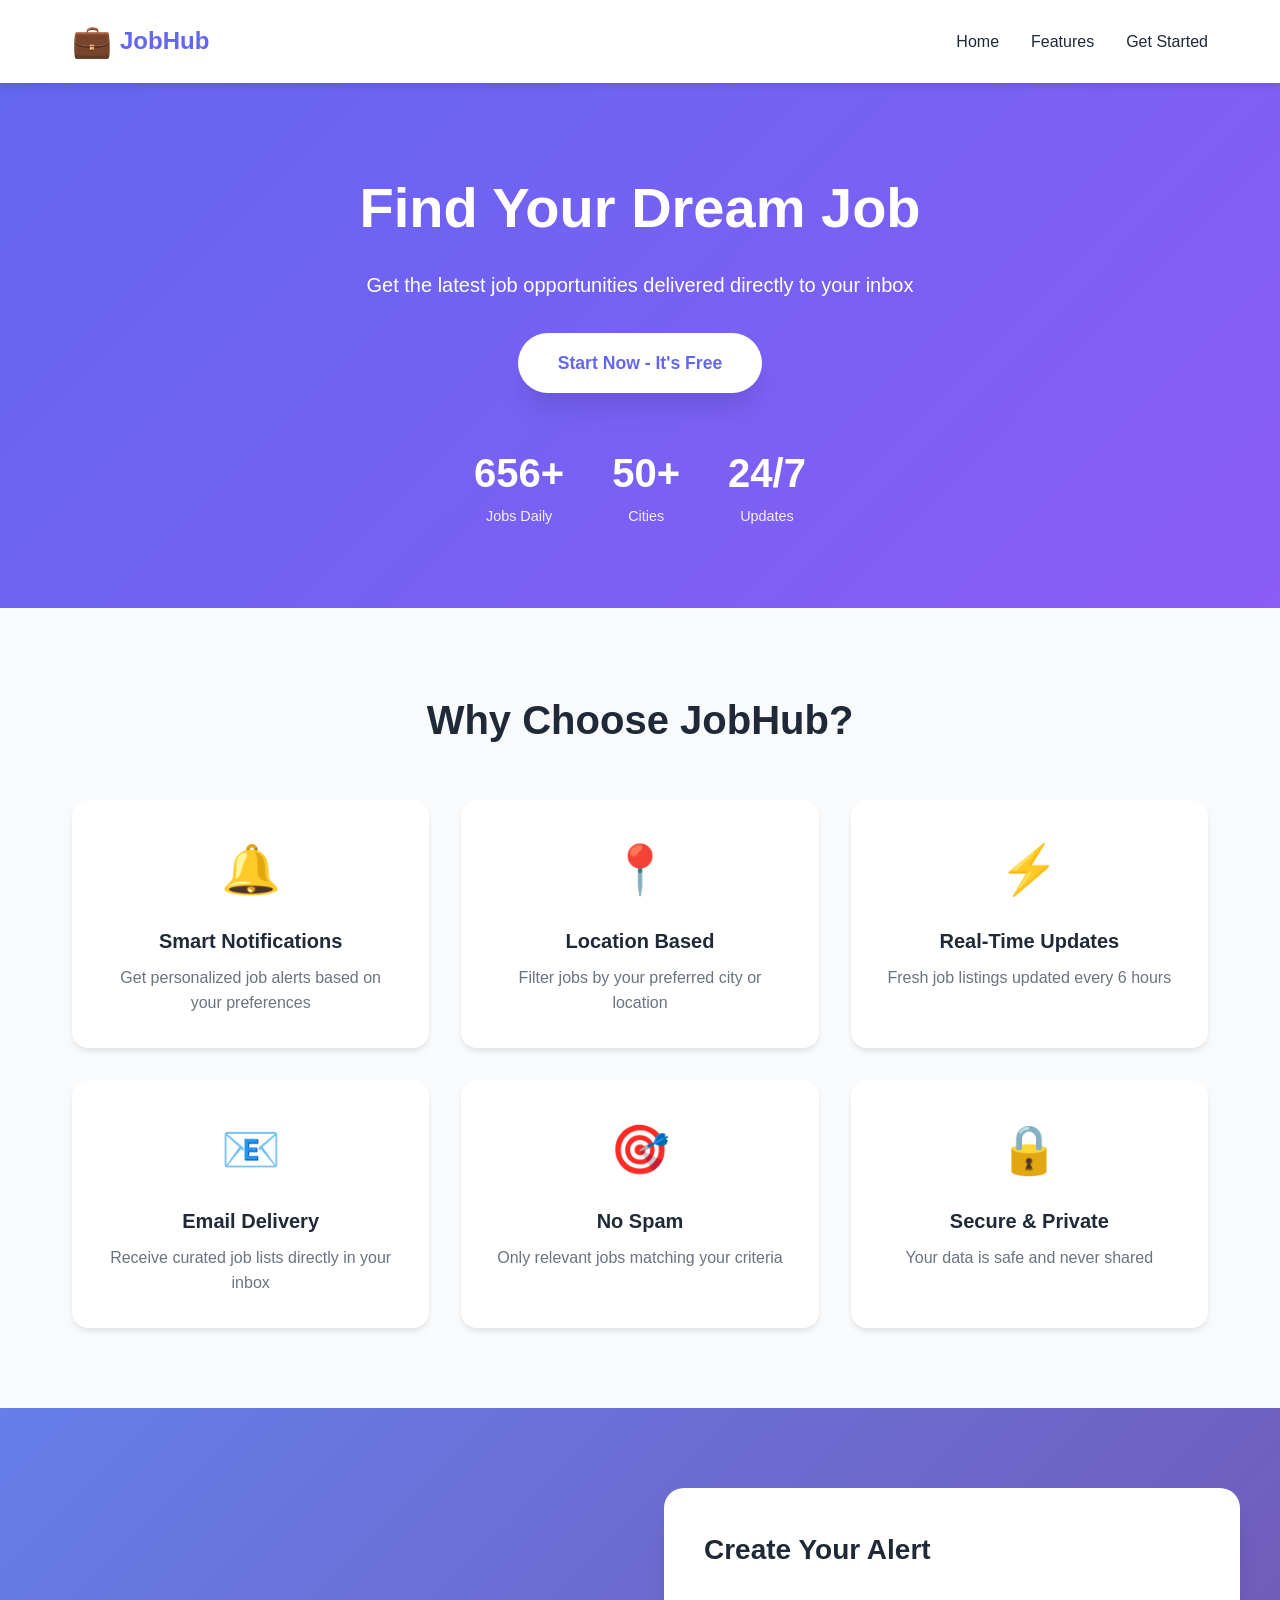
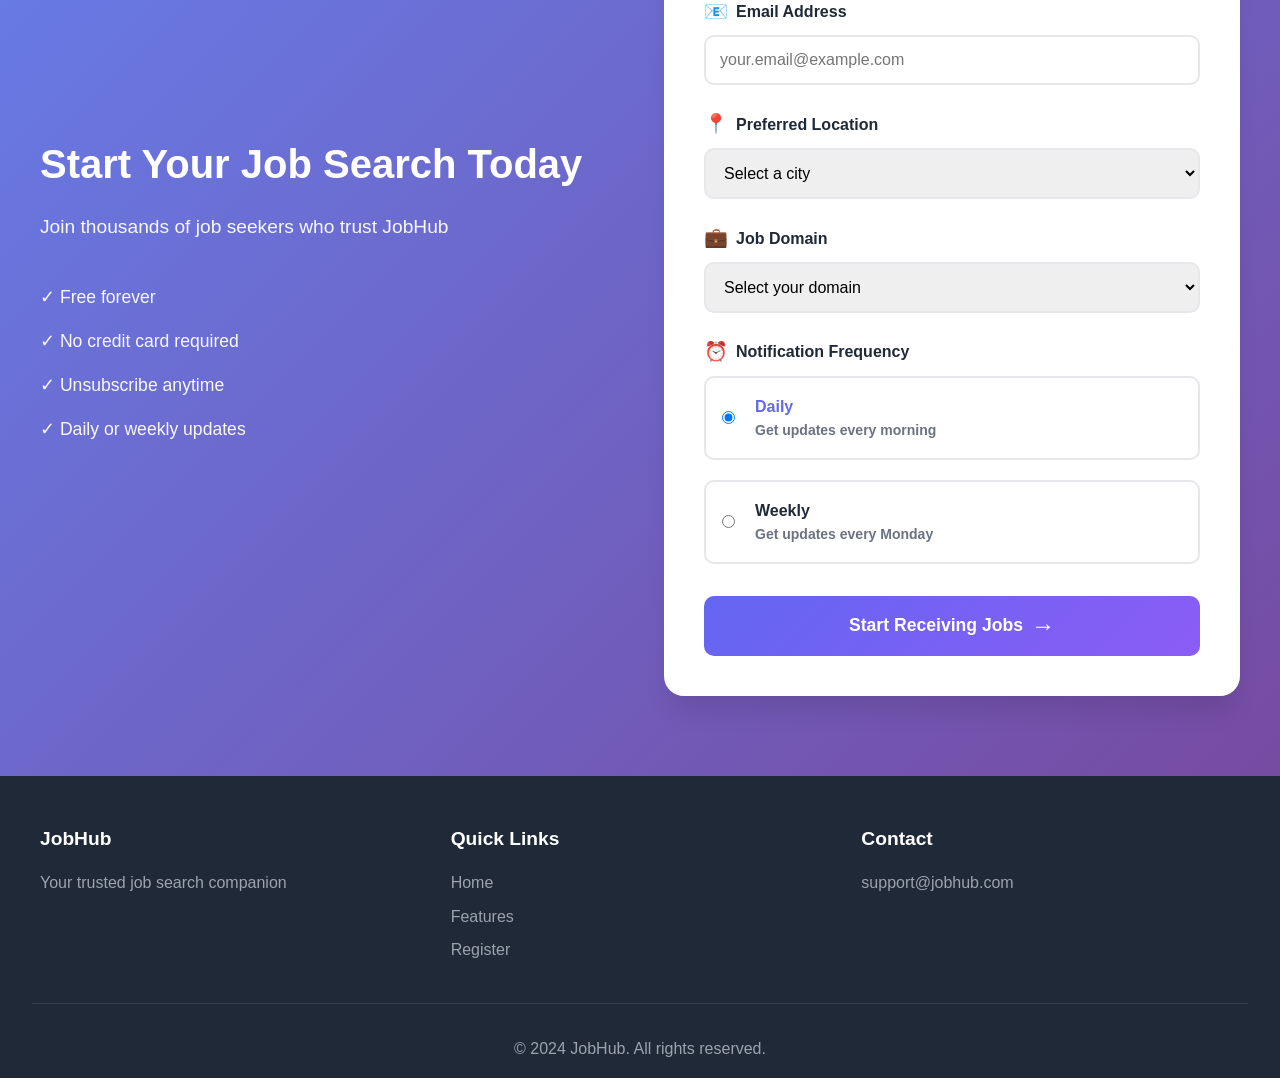
<file: frontend/index.html>
<!DOCTYPE html>
<html lang="en">
<head>
    <meta charset="UTF-8">
    <meta name="viewport" content="width=device-width, initial-scale=1.0">
    <title>JobHub - Your Career Companion</title>
    <link rel="stylesheet" href="css/style.css">
</head>
<body>
    <nav class="navbar">
        <div class="nav-container">
            <div class="logo">
                <span class="logo-icon">💼</span>
                <span class="logo-text">JobHub</span>
            </div>
            <div class="nav-links">
                <a href="#home">Home</a>
                <a href="#features">Features</a>
                <a href="#register">Get Started</a>
            </div>
        </div>
    </nav>

    <section id="home" class="hero">
        <div class="hero-content">
            <h1 class="hero-title">Find Your Dream Job</h1>
            <p class="hero-subtitle">Get the latest job opportunities delivered directly to your inbox</p>
            <a href="#register" class="cta-button">Start Now - It's Free</a>
        </div>
        <div class="hero-stats">
            <div class="stat-item">
                <div class="stat-number" id="jobCount">1000+</div>
                <div class="stat-label">Jobs Daily</div>
            </div>
            <div class="stat-item">
                <div class="stat-number">50+</div>
                <div class="stat-label">Cities</div>
            </div>
            <div class="stat-item">
                <div class="stat-number">24/7</div>
                <div class="stat-label">Updates</div>
            </div>
        </div>
    </section>

    <section id="features" class="features-section">
        <h2 class="section-title">Why Choose JobHub?</h2>
        <div class="features-grid">
            <div class="feature-card">
                <div class="feature-icon">🔔</div>
                <h3>Smart Notifications</h3>
                <p>Get personalized job alerts based on your preferences</p>
            </div>
            <div class="feature-card">
                <div class="feature-icon">📍</div>
                <h3>Location Based</h3>
                <p>Filter jobs by your preferred city or location</p>
            </div>
            <div class="feature-card">
                <div class="feature-icon">⚡</div>
                <h3>Real-Time Updates</h3>
                <p>Fresh job listings updated every 6 hours</p>
            </div>
            <div class="feature-card">
                <div class="feature-icon">📧</div>
                <h3>Email Delivery</h3>
                <p>Receive curated job lists directly in your inbox</p>
            </div>
            <div class="feature-card">
                <div class="feature-icon">🎯</div>
                <h3>No Spam</h3>
                <p>Only relevant jobs matching your criteria</p>
            </div>
            <div class="feature-card">
                <div class="feature-icon">🔒</div>
                <h3>Secure & Private</h3>
                <p>Your data is safe and never shared</p>
            </div>
        </div>
    </section>

    <section id="register" class="register-section">
        <div class="register-container">
            <div class="register-info">
                <h2>Start Your Job Search Today</h2>
                <p>Join thousands of job seekers who trust JobHub</p>
                <ul class="benefits-list">
                    <li>✓ Free forever</li>
                    <li>✓ No credit card required</li>
                    <li>✓ Unsubscribe anytime</li>
                    <li>✓ Daily or weekly updates</li>
                </ul>
            </div>
            <div class="register-form-wrapper">
                <form id="registerForm" class="register-form">
                    <h3>Create Your Alert</h3>
                    
                    <div class="form-group">
                        <label for="email">
                            <span class="label-icon">📧</span>
                            Email Address
                        </label>
                        <input type="email" id="email" name="email" required 
                               placeholder="your.email@example.com" autocomplete="email">
                    </div>

                    <div class="form-group">
                        <label for="location">
                            <span class="label-icon">📍</span>
                            Preferred Location
                        </label>
                        <select id="location" name="location" required>
                            <option value="">Select a city</option>
                            <option value="Bangalore">Bangalore</option>
                            <option value="Mumbai">Mumbai</option>
                            <option value="Delhi">Delhi</option>
                            <option value="Hyderabad">Hyderabad</option>
                            <option value="Pune">Pune</option>
                            <option value="Chennai">Chennai</option>
                            <option value="Kolkata">Kolkata</option>
                            <option value="Ahmedabad">Ahmedabad</option>
                            <option value="Gurgaon">Gurgaon</option>
                            <option value="Noida">Noida</option>
                        </select>
                    </div>

                    <div class="form-group">
                        <label for="domain">
                            <span class="label-icon">💼</span>
                            Job Domain
                        </label>
                        <select id="domain" name="domain" required>
                            <option value="">Select your domain</option>
                            <option value="Chartered Accountant">Chartered Accountant</option>
                            <option value="Java">Java</option>
                            <option value="Golang">Golang</option>
                        </select>
                    </div>

                    <div class="form-group">
                        <label for="frequency">
                            <span class="label-icon">⏰</span>
                            Notification Frequency
                        </label>
                        <div class="radio-group">
                            <label class="radio-option">
                                <input type="radio" name="frequency" value="daily" checked>
                                <span class="radio-label">
                                    <strong>Daily</strong>
                                    <small>Get updates every morning</small>
                                </span>
                            </label>
                            <label class="radio-option">
                                <input type="radio" name="frequency" value="weekly">
                                <span class="radio-label">
                                    <strong>Weekly</strong>
                                    <small>Get updates every Monday</small>
                                </span>
                            </label>
                        </div>
                    </div>

                    <button type="submit" class="submit-btn">
                        <span class="btn-text">Start Receiving Jobs</span>
                        <span class="btn-icon">→</span>
                    </button>

                    <div id="message" class="message"></div>
                </form>
            </div>
        </div>
    </section>

    <footer class="footer">
        <div class="footer-content">
            <div class="footer-section">
                <h4>JobHub</h4>
                <p>Your trusted job search companion</p>
            </div>
            <div class="footer-section">
                <h4>Quick Links</h4>
                <a href="#home">Home</a>
                <a href="#features">Features</a>
                <a href="#register">Register</a>
            </div>
            <div class="footer-section">
                <h4>Contact</h4>
                <p>support@jobhub.com</p>
            </div>
        </div>
        <div class="footer-bottom">
            <p>&copy; 2024 JobHub. All rights reserved.</p>
        </div>
    </footer>

    <script src="js/app.js"></script>
</body>
</html>
</file>
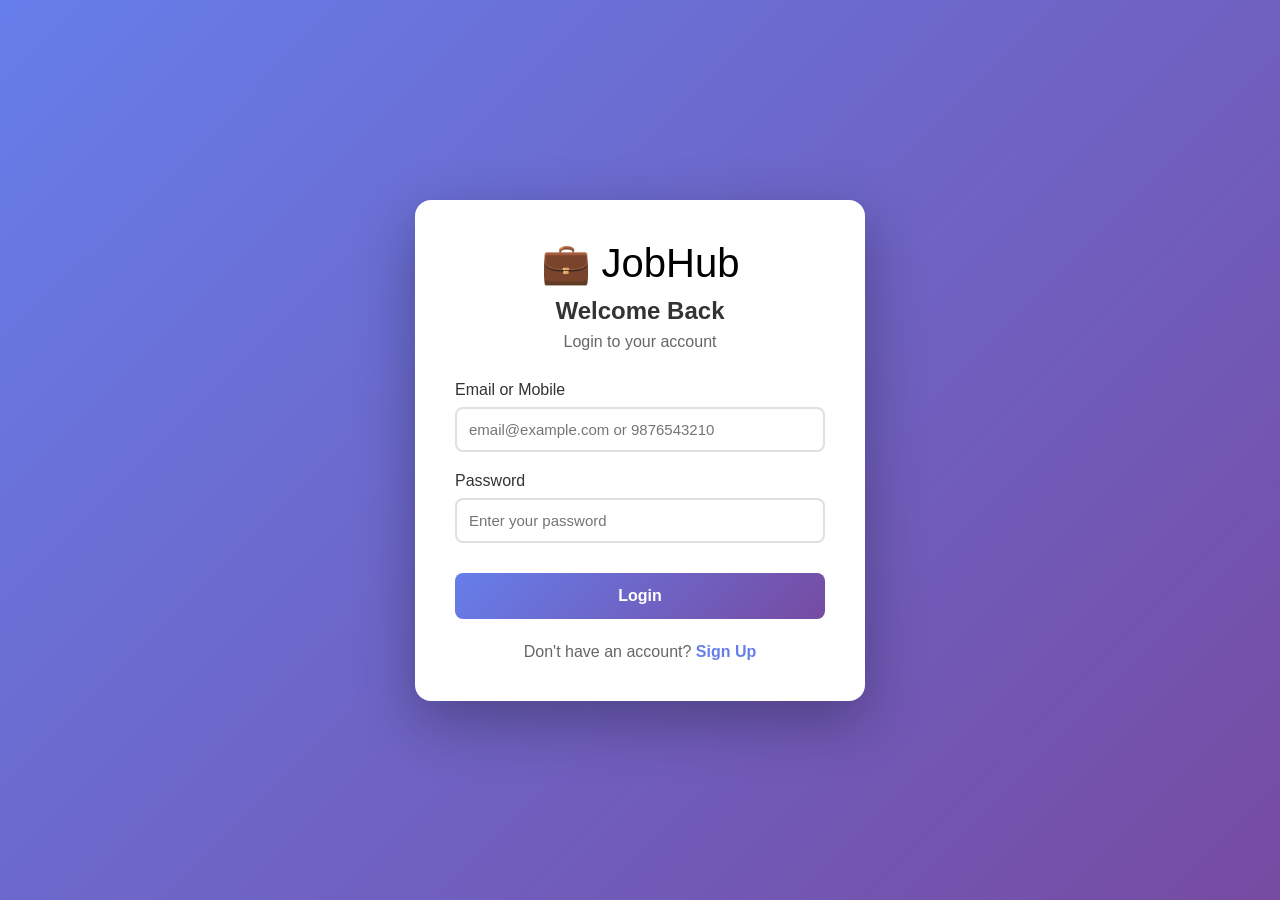
<file: frontend/login.html>
<!DOCTYPE html>
<html lang="en">
<head>
    <meta charset="UTF-8">
    <meta name="viewport" content="width=device-width, initial-scale=1.0">
    <title>Login - JobHub</title>
    <link rel="stylesheet" href="css/auth.css">
</head>
<body>
    <div class="auth-container">
        <div class="auth-card">
            <div class="logo">💼 JobHub</div>
            <h2>Welcome Back</h2>
            <p class="subtitle">Login to your account</p>

            <form id="loginForm">
                <div class="form-group">
                    <label>Email or Mobile</label>
                    <input type="text" id="emailOrMobile" placeholder="email@example.com or 9876543210" required>
                </div>

                <div class="form-group">
                    <label>Password</label>
                    <input type="password" id="password" placeholder="Enter your password" required>
                </div>

                <button type="submit" class="btn-primary">Login</button>
            </form>

            <div id="message" class="message"></div>

            <div class="auth-footer">
                Don't have an account? <a href="signup.html">Sign Up</a>
            </div>
        </div>
    </div>

    <script src="js/login.js"></script>
</body>
</html>
</file>
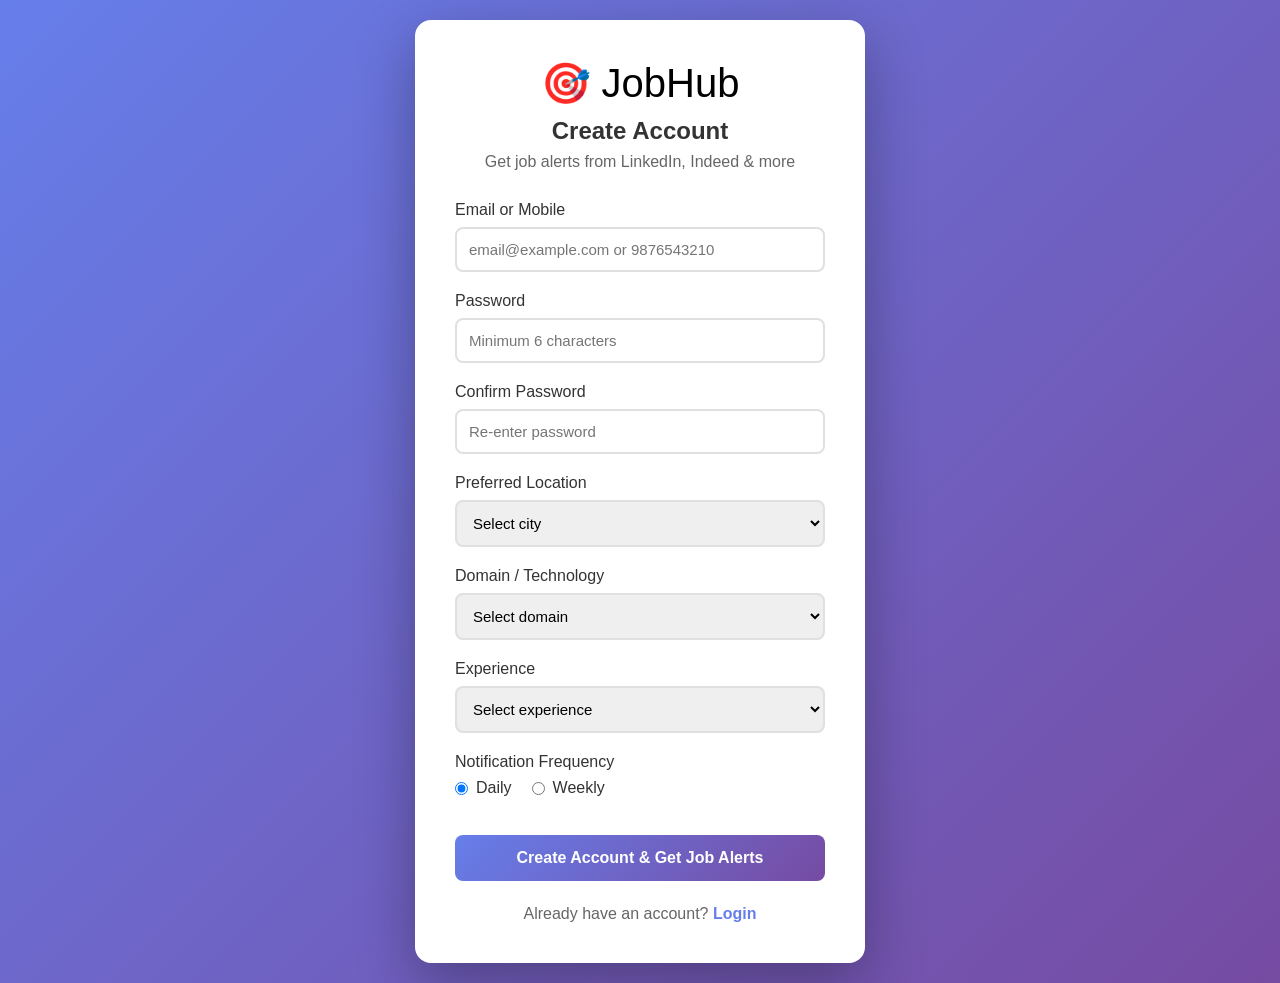
<file: frontend/signup.html>
<!DOCTYPE html>
<html lang="en">
<head>
    <meta charset="UTF-8">
    <meta name="viewport" content="width=device-width, initial-scale=1.0">
    <title>Sign Up - JobHub</title>
    <link rel="stylesheet" href="css/auth.css">
</head>
<body>
    <div class="auth-container">
        <div class="auth-card">
            <div class="logo">🎯 JobHub</div>
            <h2>Create Account</h2>
            <p class="subtitle">Get job alerts from LinkedIn, Indeed &amp; more</p>

            <form id="signupForm">
                <div class="form-group">
                    <label>Email or Mobile</label>
                    <input type="text" id="emailOrMobile" placeholder="email@example.com or 9876543210" required>
                </div>

                <div class="form-group">
                    <label>Password</label>
                    <input type="password" id="password" placeholder="Minimum 6 characters" required minlength="6">
                </div>

                <div class="form-group">
                    <label>Confirm Password</label>
                    <input type="password" id="confirmPassword" placeholder="Re-enter password" required>
                </div>

                <div class="form-group">
                    <label>Preferred Location</label>
                    <select id="location" required>
                        <option value="">Select city</option>
                        <option value="Bangalore">Bangalore</option>
                        <option value="Hyderabad">Hyderabad</option>
                        <option value="Pune">Pune</option>
                        <option value="Mumbai">Mumbai</option>
                        <option value="Delhi">Delhi</option>
                        <option value="Chennai">Chennai</option>
                        <option value="Noida">Noida</option>
                        <option value="Gurgaon">Gurgaon</option>
                    </select>
                </div>

                <div class="form-group">
                    <label>Domain / Technology</label>
                    <select id="domain" required>
                        <option value="">Select domain</option>
                        <option value="Java">Java</option>
                        <option value="Node.js">Node.js</option>
                        <option value="PLM Teamcenter">PLM Teamcenter</option>
                        <option value="OPcenter">OPcenter</option>
                        <option value="Data Engineer">Data Engineer</option>
                        <option value="SQL">SQL</option>
                        <option value="PL/SQL">PL/SQL</option>
                    </select>
                </div>

                <div class="form-group">
                    <label>Experience</label>
                    <select id="experience" required>
                        <option value="">Select experience</option>
                        <option value="0-1">0–1 years (Fresher)</option>
                        <option value="1-3">1–3 years</option>
                        <option value="3-5">3–5 years</option>
                        <option value="5-10">5–10 years</option>
                        <option value="10+">10+ years</option>
                    </select>
                </div>

                <div class="form-group">
                    <label>Notification Frequency</label>
                    <div class="radio-group">
                        <label><input type="radio" name="frequency" value="daily" checked> Daily</label>
                        <label><input type="radio" name="frequency" value="weekly"> Weekly</label>
                    </div>
                </div>

                <button type="submit" class="btn-primary">Create Account &amp; Get Job Alerts</button>
            </form>

            <div id="message" class="message"></div>

            <div class="auth-footer">
                Already have an account? <a href="login.html">Login</a>
            </div>
        </div>
    </div>

    <script src="js/signup.js"></script>
</body>
</html>
</file>
<file: frontend/css/style.css>
* {
    margin: 0;
    padding: 0;
    box-sizing: border-box;
}

:root {
    --primary: #6366f1;
    --primary-dark: #4f46e5;
    --secondary: #8b5cf6;
    --success: #10b981;
    --error: #ef4444;
    --text: #1f2937;
    --text-light: #6b7280;
    --bg: #f9fafb;
    --white: #ffffff;
    --shadow: 0 4px 6px -1px rgba(0, 0, 0, 0.1);
    --shadow-lg: 0 20px 25px -5px rgba(0, 0, 0, 0.1);
}

body {
    font-family: -apple-system, BlinkMacSystemFont, 'Segoe UI', Roboto, 'Helvetica Neue', Arial, sans-serif;
    color: var(--text);
    line-height: 1.6;
    background: var(--bg);
}

/* Navbar */
.navbar {
    background: var(--white);
    box-shadow: var(--shadow);
    position: sticky;
    top: 0;
    z-index: 100;
}

.nav-container {
    max-width: 1200px;
    margin: 0 auto;
    padding: 1rem 2rem;
    display: flex;
    justify-content: space-between;
    align-items: center;
}

.logo {
    display: flex;
    align-items: center;
    gap: 0.5rem;
    font-size: 1.5rem;
    font-weight: 700;
    color: var(--primary);
}

.logo-icon {
    font-size: 2rem;
}

.nav-links {
    display: flex;
    gap: 2rem;
}

.nav-links a {
    color: var(--text);
    text-decoration: none;
    font-weight: 500;
    transition: color 0.3s;
}

.nav-links a:hover {
    color: var(--primary);
}

/* Hero Section */
.hero {
    background: linear-gradient(135deg, var(--primary) 0%, var(--secondary) 100%);
    color: var(--white);
    padding: 5rem 2rem;
    text-align: center;
}

.hero-content {
    max-width: 800px;
    margin: 0 auto 3rem;
}

.hero-title {
    font-size: 3.5rem;
    font-weight: 800;
    margin-bottom: 1rem;
    animation: fadeInUp 0.8s ease;
}

.hero-subtitle {
    font-size: 1.25rem;
    margin-bottom: 2rem;
    opacity: 0.95;
    animation: fadeInUp 0.8s ease 0.2s both;
}

.cta-button {
    display: inline-block;
    background: var(--white);
    color: var(--primary);
    padding: 1rem 2.5rem;
    border-radius: 50px;
    text-decoration: none;
    font-weight: 600;
    font-size: 1.1rem;
    box-shadow: var(--shadow-lg);
    transition: transform 0.3s, box-shadow 0.3s;
    animation: fadeInUp 0.8s ease 0.4s both;
}

.cta-button:hover {
    transform: translateY(-3px);
    box-shadow: 0 25px 50px -12px rgba(0, 0, 0, 0.25);
}

.hero-stats {
    display: flex;
    justify-content: center;
    gap: 3rem;
    flex-wrap: wrap;
    animation: fadeInUp 0.8s ease 0.6s both;
}

.stat-item {
    text-align: center;
}

.stat-number {
    font-size: 2.5rem;
    font-weight: 700;
}

.stat-label {
    font-size: 0.9rem;
    opacity: 0.9;
}

/* Features Section */
.features-section {
    padding: 5rem 2rem;
    max-width: 1200px;
    margin: 0 auto;
}

.section-title {
    text-align: center;
    font-size: 2.5rem;
    margin-bottom: 3rem;
    color: var(--text);
}

.features-grid {
    display: grid;
    grid-template-columns: repeat(auto-fit, minmax(300px, 1fr));
    gap: 2rem;
}

.feature-card {
    background: var(--white);
    padding: 2rem;
    border-radius: 16px;
    box-shadow: var(--shadow);
    transition: transform 0.3s, box-shadow 0.3s;
    text-align: center;
}

.feature-card:hover {
    transform: translateY(-5px);
    box-shadow: var(--shadow-lg);
}

.feature-icon {
    font-size: 3rem;
    margin-bottom: 1rem;
}

.feature-card h3 {
    font-size: 1.25rem;
    margin-bottom: 0.5rem;
    color: var(--text);
}

.feature-card p {
    color: var(--text-light);
}

/* Register Section */
.register-section {
    background: linear-gradient(135deg, #667eea 0%, #764ba2 100%);
    padding: 5rem 2rem;
}

.register-container {
    max-width: 1200px;
    margin: 0 auto;
    display: grid;
    grid-template-columns: 1fr 1fr;
    gap: 3rem;
    align-items: center;
}

.register-info {
    color: var(--white);
}

.register-info h2 {
    font-size: 2.5rem;
    margin-bottom: 1rem;
}

.register-info p {
    font-size: 1.2rem;
    margin-bottom: 2rem;
    opacity: 0.95;
}

.benefits-list {
    list-style: none;
    font-size: 1.1rem;
}

.benefits-list li {
    padding: 0.5rem 0;
    opacity: 0.95;
}

.register-form-wrapper {
    background: var(--white);
    padding: 2.5rem;
    border-radius: 20px;
    box-shadow: var(--shadow-lg);
}

.register-form h3 {
    font-size: 1.75rem;
    margin-bottom: 1.5rem;
    color: var(--text);
}

.form-group {
    margin-bottom: 1.5rem;
}

.form-group label {
    display: flex;
    align-items: center;
    gap: 0.5rem;
    margin-bottom: 0.5rem;
    font-weight: 600;
    color: var(--text);
}

.label-icon {
    font-size: 1.2rem;
}

.form-group input,
.form-group select {
    width: 100%;
    padding: 0.875rem;
    border: 2px solid #e5e7eb;
    border-radius: 10px;
    font-size: 1rem;
    transition: border-color 0.3s;
}

.form-group input:focus,
.form-group select:focus {
    outline: none;
    border-color: var(--primary);
}

.radio-group {
    display: flex;
    flex-direction: column;
    gap: 0.75rem;
}

.radio-option {
    display: flex;
    align-items: center;
    padding: 1rem;
    border: 2px solid #e5e7eb;
    border-radius: 10px;
    cursor: pointer;
    transition: all 0.3s;
}

.radio-option:hover {
    border-color: var(--primary);
    background: #f9fafb;
}

.radio-option input[type="radio"] {
    width: auto;
    margin-right: 0.75rem;
}

.radio-option input[type="radio"]:checked + .radio-label {
    color: var(--primary);
}

.radio-label {
    display: flex;
    flex-direction: column;
}

.radio-label small {
    color: var(--text-light);
    font-size: 0.875rem;
}

.submit-btn {
    width: 100%;
    padding: 1rem;
    background: linear-gradient(135deg, var(--primary) 0%, var(--secondary) 100%);
    color: var(--white);
    border: none;
    border-radius: 10px;
    font-size: 1.1rem;
    font-weight: 600;
    cursor: pointer;
    display: flex;
    justify-content: center;
    align-items: center;
    gap: 0.5rem;
    transition: transform 0.3s, box-shadow 0.3s;
}

.submit-btn:hover {
    transform: translateY(-2px);
    box-shadow: var(--shadow-lg);
}

.submit-btn:active {
    transform: translateY(0);
}

.btn-icon {
    font-size: 1.5rem;
    transition: transform 0.3s;
}

.submit-btn:hover .btn-icon {
    transform: translateX(5px);
}

.message {
    margin-top: 1rem;
    padding: 1rem;
    border-radius: 10px;
    display: none;
    animation: slideIn 0.3s ease;
}

.message.success {
    background: #d1fae5;
    color: #065f46;
    border: 2px solid var(--success);
    display: block;
}

.message.error {
    background: #fee2e2;
    color: #991b1b;
    border: 2px solid var(--error);
    display: block;
}

/* Footer */
.footer {
    background: #1f2937;
    color: var(--white);
    padding: 3rem 2rem 1rem;
}

.footer-content {
    max-width: 1200px;
    margin: 0 auto;
    display: grid;
    grid-template-columns: repeat(auto-fit, minmax(200px, 1fr));
    gap: 2rem;
    margin-bottom: 2rem;
}

.footer-section h4 {
    margin-bottom: 1rem;
    font-size: 1.2rem;
}

.footer-section a {
    display: block;
    color: #9ca3af;
    text-decoration: none;
    margin-bottom: 0.5rem;
    transition: color 0.3s;
}

.footer-section a:hover {
    color: var(--white);
}

.footer-section p {
    color: #9ca3af;
}

.footer-bottom {
    text-align: center;
    padding-top: 2rem;
    border-top: 1px solid #374151;
    color: #9ca3af;
}

/* Animations */
@keyframes fadeInUp {
    from {
        opacity: 0;
        transform: translateY(30px);
    }
    to {
        opacity: 1;
        transform: translateY(0);
    }
}

@keyframes slideIn {
    from {
        opacity: 0;
        transform: translateX(-20px);
    }
    to {
        opacity: 1;
        transform: translateX(0);
    }
}

/* Responsive */
@media (max-width: 768px) {
    .hero-title {
        font-size: 2.5rem;
    }
    
    .register-container {
        grid-template-columns: 1fr;
    }
    
    .nav-links {
        gap: 1rem;
    }
    
    .features-grid {
        grid-template-columns: 1fr;
    }
    
    .hero-stats {
        gap: 1.5rem;
    }
}
</file>
<file: frontend/css/auth.css>
* {
    margin: 0;
    padding: 0;
    box-sizing: border-box;
}

body {
    font-family: -apple-system, BlinkMacSystemFont, 'Segoe UI', Roboto, sans-serif;
    background: linear-gradient(135deg, #667eea 0%, #764ba2 100%);
    min-height: 100vh;
    display: flex;
    align-items: center;
    justify-content: center;
    padding: 20px;
}

.auth-container {
    width: 100%;
    max-width: 450px;
}

.auth-card {
    background: white;
    border-radius: 16px;
    padding: 40px;
    box-shadow: 0 20px 60px rgba(0,0,0,0.3);
}

.logo {
    font-size: 2.5rem;
    text-align: center;
    margin-bottom: 10px;
}

h2 {
    text-align: center;
    color: #333;
    margin-bottom: 8px;
}

.subtitle {
    text-align: center;
    color: #666;
    margin-bottom: 30px;
}

.form-group {
    margin-bottom: 20px;
}

.form-group label {
    display: block;
    margin-bottom: 8px;
    color: #333;
    font-weight: 500;
}

.form-group input,
.form-group select {
    width: 100%;
    padding: 12px;
    border: 2px solid #e0e0e0;
    border-radius: 8px;
    font-size: 15px;
    transition: border-color 0.3s;
}

.form-group input:focus,
.form-group select:focus {
    outline: none;
    border-color: #667eea;
}

.radio-group {
    display: flex;
    gap: 20px;
}

.radio-group label {
    display: flex;
    align-items: center;
    gap: 8px;
    font-weight: normal;
}

.btn-primary {
    width: 100%;
    padding: 14px;
    background: linear-gradient(135deg, #667eea 0%, #764ba2 100%);
    color: white;
    border: none;
    border-radius: 8px;
    font-size: 16px;
    font-weight: 600;
    cursor: pointer;
    transition: transform 0.2s;
    margin-top: 10px;
}

.btn-primary:hover {
    transform: translateY(-2px);
}

.btn-primary:active {
    transform: translateY(0);
}

.message {
    margin-top: 20px;
    padding: 12px;
    border-radius: 8px;
    display: none;
    text-align: center;
}

.message.success {
    background: #d1fae5;
    color: #065f46;
    border: 2px solid #10b981;
    display: block;
}

.message.error {
    background: #fee2e2;
    color: #991b1b;
    border: 2px solid #ef4444;
    display: block;
}

.auth-footer {
    text-align: center;
    margin-top: 24px;
    color: #666;
}

.auth-footer a {
    color: #667eea;
    text-decoration: none;
    font-weight: 600;
}

.auth-footer a:hover {
    text-decoration: underline;
}

@media (max-width: 480px) {
    .auth-card {
        padding: 30px 20px;
    }
}
</file>
